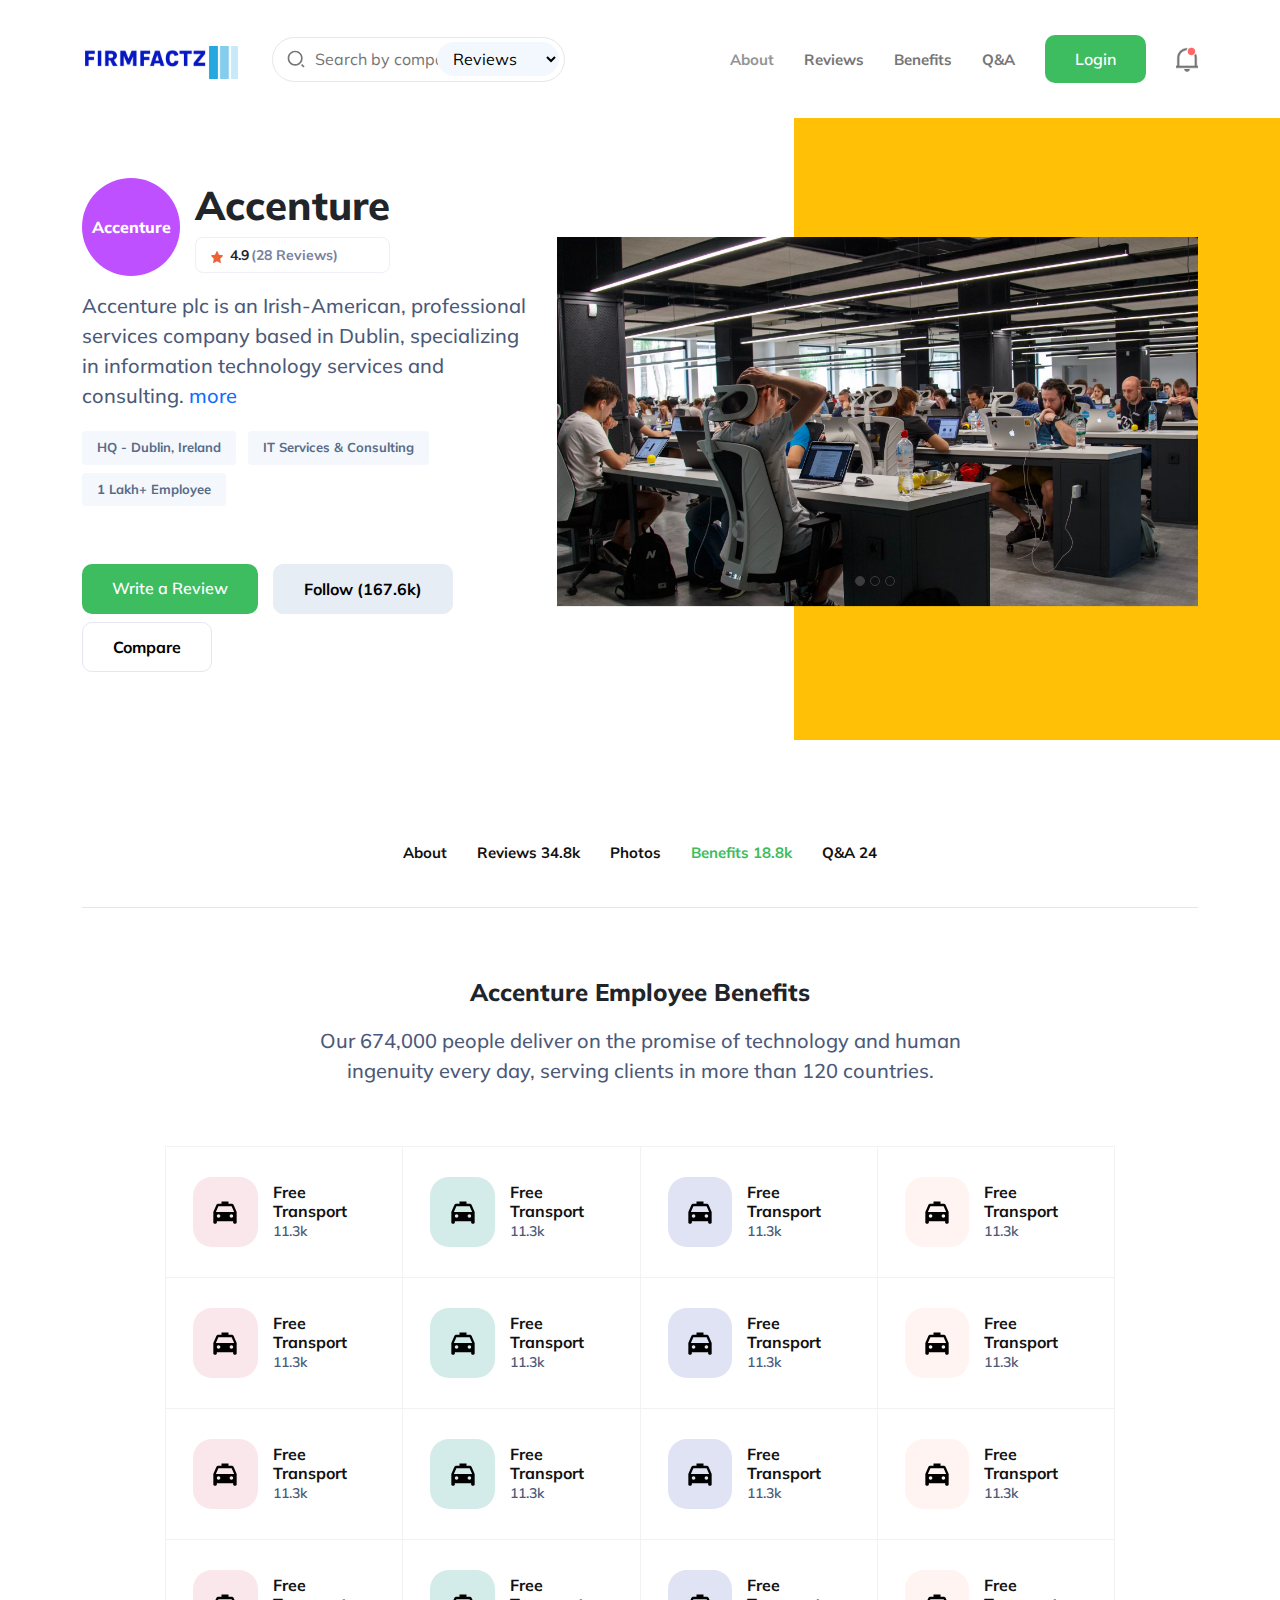
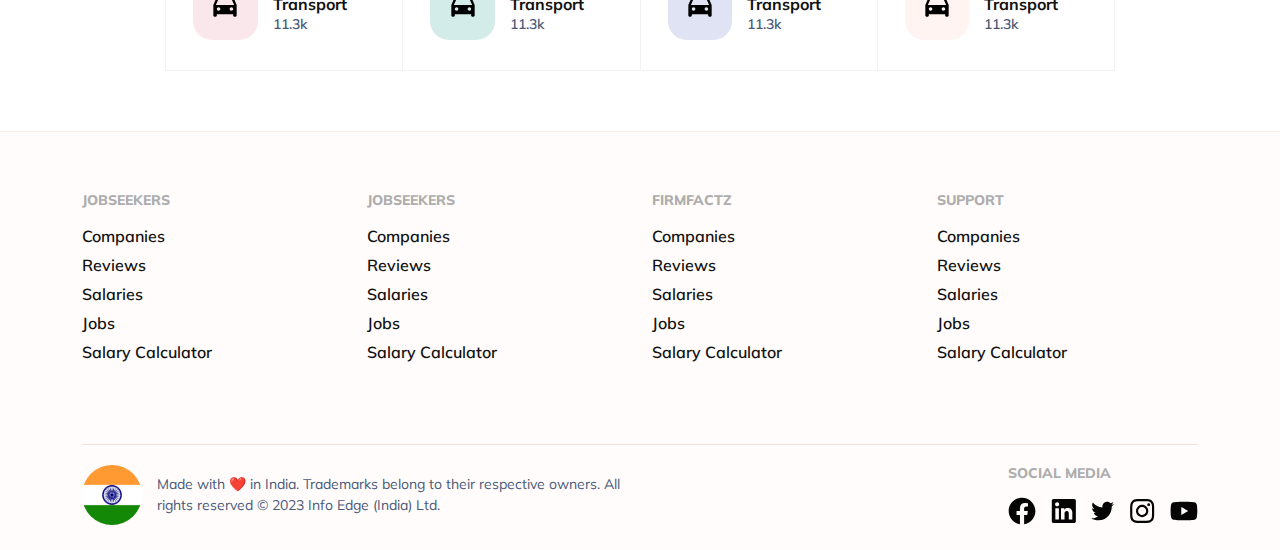
<file: d-3.html>
<!DOCTYPE html>
<html lang="en">
  <head>
    <title>Home | Firm Fact</title>
    <meta charset="utf-8" />
    <meta
      name="viewport"
      content="width=device-width, initial-scale=1, shrink-to-fit=no"
    />
    <link rel="preconnect" href="https://fonts.googleapis.com" />
    <link rel="preconnect" href="https://fonts.gstatic.com" crossorigin />
    <link
      href="https://fonts.googleapis.com/css2?family=Mulish:ital,wght@0,200;0,300;0,400;0,500;0,600;0,700;0,800;0,900;0,1000;1,200;1,300;1,400;1,500;1,600;1,700;1,800;1,900;1,1000&display=swap"
      rel="stylesheet"
    />
    <link
      href="https://cdn.jsdelivr.net/npm/bootstrap@5.2.3/dist/css/bootstrap.min.css"
      rel="stylesheet"
    />
    <link rel="stylesheet" href="././assets/css/common.css" />
    <link rel="stylesheet" href="././assets/css/styling.css" />
    <link
      rel="stylesheet"
      href="https://cdnjs.cloudflare.com/ajax/libs/OwlCarousel2/2.3.4/assets/owl.carousel.min.css"
    />
  </head>

  <body>
    <div
      class="modal fade"
      id="exampleModal"
      tabindex="-1"
      aria-labelledby="exampleModalLabel"
      aria-hidden="true"
    >
      <div class="modal-dialog">
        <div class="modal-content">
          <div class="modal-header">
            <button
              type="button"
              class="btn-close"
              data-bs-dismiss="modal"
              aria-label="Close"
            ></button>
          </div>
          <div class="modal-body">
            <nav class="text-center mynav">
              <ul class="noUl">
                <li>
                  <a
                    href="about.html"
                    class="colorBlack fs20 fw400 transition mr20"
                    >About Us</a
                  >
                </li>
                <li>
                  <a
                    href="schedule.html"
                    class="colorBlack fs20 fw400 transition mr20"
                    >Reviews</a
                  >
                </li>
                <li>
                  <a
                    href="contact.html"
                    class="colorBlack fs20 fw400 transition"
                    >Benefits
                  </a>
                </li>
                <li>
                  <a
                    href="contact.html"
                    class="colorBlack fs20 fw400 transition"
                    >Q&A
                  </a>
                </li>
              </ul>
            </nav>
            <div class="align-items-center row gy-3">
              <div class="col-lg-4 col-md-12">
                <div
                  class="position-relative searchForm d-flex align-items-center"
                >
                  <img
                    class="position-absolute"
                    src="./assets/img/search.svg"
                    alt=""
                  />
                  <input
                    type="search"
                    class="transition"
                    placeholder="Search by company"
                  />
                  <select name="" id="">
                    <option value="Reviews">Reviews</option>
                    <option value="Reviews">Reviews 1</option>
                    <option value="Reviews">Reviews 2</option>
                  </select>
                </div>
              </div>
              <div class="col-lg-8 col-md-12">
                <div class="d-flex align-items-center justify-content-center">
                  <nav class="text-center mynav d-xs-none">
                    <ul class="noUl d-flex justify-content-center flex-wrap">
                      <li>
                        <a
                          href="#"
                          class="colorGrey fs15 fw700 active transition mr30"
                          >About</a
                        >
                      </li>
                      <li>
                        <a href="#" class="colorGrey fs15 fw700 transition mr30"
                          >Reviews</a
                        >
                      </li>
                      <li>
                        <a
                          href="schedule.html"
                          class="colorGrey fs15 fw700 transition mr30"
                          >Benefits
                        </a>
                      </li>
                      <li>
                        <a
                          href="contact.html"
                          class="colorGrey fs15 fw700 transition"
                          >Q&A</a
                        >
                      </li>
                    </ul>
                  </nav>
                  <div class="d-flex align-items-center ml30">
                    <a href="#" class="btnTheme">Login</a>

                    <a href="#" class="notify ml30"
                      ><img
                        src="./assets/img/auto-group-bnvt.png"
                        alt="notifaction"
                    /></a>
                  </div>
                </div>
              </div>
            </div>
          </div>
        </div>
      </div>
    </div>

    <header class="headerOverlap pt20 pb20">
      <div class="container-xl">
        <div class="row align-items-center pt15 pb15">
          <div class="col-lg-2 col-md-3 col-10">
            <a href="/" class="fs30 fw700 colorWhite logo d-block">
              <img src="./assets/img/logo.svg" alt="logo" />
            </a>
          </div>
          <div class="col-lg-10 col-md-9 col-2">
            <button
              class="noBtn d-md-none d-lg-none"
              data-bs-toggle="modal"
              data-bs-target="#exampleModal"
            >
              <svg
                xmlns="http://www.w3.org/2000/svg"
                width="28"
                height="28"
                viewBox="0 0 28 28"
              >
                <g
                  id="Group_63279"
                  data-name="Group 63279"
                  transform="translate(-325 -27)"
                >
                  <circle
                    id="Ellipse_13595"
                    data-name="Ellipse 13595"
                    cx="14"
                    cy="14"
                    r="14"
                    transform="translate(325 27)"
                    fill="#fff"
                  />
                  <g
                    id="Group_63278"
                    data-name="Group 63278"
                    transform="translate(0.793 1.5)"
                  >
                    <line
                      id="Line_489"
                      data-name="Line 489"
                      x2="14"
                      transform="translate(331.207 34.5)"
                      fill="none"
                      stroke="#111"
                      stroke-linecap="round"
                      stroke-width="1.5"
                    />
                    <line
                      id="Line_490"
                      data-name="Line 490"
                      x2="10"
                      transform="translate(333.207 39.5)"
                      fill="none"
                      stroke="#111"
                      stroke-linecap="round"
                      stroke-width="1.5"
                    />
                    <line
                      id="Line_491"
                      data-name="Line 491"
                      x2="14"
                      transform="translate(331.207 44.5)"
                      fill="none"
                      stroke="#111"
                      stroke-linecap="round"
                      stroke-width="1.5"
                    />
                  </g>
                </g>
              </svg>
            </button>
            <div class="align-items-center row d-xs-none">
              <div class="col-lg-4 col-md-12">
                <div
                  class="position-relative searchForm d-flex align-items-center"
                >
                  <img
                    class="position-absolute"
                    src="./assets/img/search.svg"
                    alt=""
                  />
                  <input
                    type="search"
                    class="transition"
                    placeholder="Search by company"
                  />
                  <select name="" id="">
                    <option value="Reviews">Reviews</option>
                    <option value="Reviews">Reviews 1</option>
                    <option value="Reviews">Reviews 2</option>
                  </select>
                </div>
              </div>
              <div class="col-lg-8 col-md-12">
                <div class="d-flex align-items-center justify-content-end">
                  <nav class="text-center mynav d-xs-none">
                    <ul class="noUl d-flex justify-content-center flex-wrap">
                      <li>
                        <a
                          href="index.html"
                          class="colorGrey fs15 fw700 active transition mr30"
                          >About</a
                        >
                      </li>
                      <li>
                        <a
                          href="about.html"
                          class="colorGrey fs15 fw700 transition mr30"
                          >Reviews</a
                        >
                      </li>
                      <li>
                        <a
                          href="schedule.html"
                          class="colorGrey fs15 fw700 transition mr30"
                          >Benefits
                        </a>
                      </li>
                      <li>
                        <a
                          href="contact.html"
                          class="colorGrey fs15 fw700 transition"
                          >Q&A</a
                        >
                      </li>
                    </ul>
                  </nav>
                  <div class="d-flex align-items-center ml30">
                    <a href="#" class="btnTheme">Login</a>

                    <a href="#" class="notify ml30"
                      ><img
                        src="./assets/img/auto-group-bnvt.png"
                        alt="notifaction"
                    /></a>
                  </div>
                </div>
              </div>
            </div>
          </div>

          <div class="col-lg-2 d-md-none"></div>
        </div>
      </div>
    </header>

    <main>
      <section class="topBanner position-relative pt60 pb60">
        <div class="container-xl">
          <div class="row gy-4 align-items-center">
            <div class="col-lg-5 col-md-5">
              <div class="d-flex align-items-center mb15">
                <div class="accenture radius100 fw800">Accenture</div>

                <div class="ml15">
                  <h3 class="fs40 fw800">Accenture</h3>

                  <div
                    class="ratingBox d-flex align-items-center themeBorder pt5 pb5 pl15 pr15 radius"
                  >
                    <span class="mr7">
                      <svg
                        width="12"
                        height="12"
                        viewBox="0 0 12 12"
                        fill="none"
                        xmlns="http://www.w3.org/2000/svg"
                      >
                        <path
                          d="M2.78709 7.6735L2.15359 11.5629C2.10309 11.8719 2.43259 12.1038 2.70509 11.952L6.00012 10.1283L9.29514 11.9525C9.56514 12.1028 9.89764 11.8754 9.84664 11.5634L9.21314 7.674L11.8932 4.92279C12.1057 4.70495 11.9837 4.33539 11.6817 4.28932L7.99263 3.72495L6.33912 0.197552C6.21562 -0.0658508 5.78412 -0.0658508 5.66061 0.197552L4.0076 3.72445L0.318577 4.28881C0.0155747 4.33539 -0.105426 4.70445 0.107075 4.92228L2.78709 7.6735Z"
                          fill="#EC6237"
                        />
                      </svg>
                    </span>
                    <span class="fs14 fw700 colorBlac"> 4.9 </span>
                    <span class="colorLightBlue fs14 fw700 ml2">
                      (28 Reviews)
                    </span>
                  </div>
                </div>
              </div>

              <p class="fs20 fw500">
                Accenture plc is an Irish-American, professional services
                company based in Dublin, specializing in information technology
                services and consulting. <a href="#">more</a>
              </p>

              <div class="d-flex flex-wrap mt20">
                <div class="themeLabel mr12 mb8">HQ - Dublin, Ireland</div>
                <div class="themeLabel mr12 mb8">IT Services & Consulting</div>
                <div class="themeLabel mb8">1 Lakh+ Employee</div>
              </div>

              <div class="d-flex flex-wrap mt50">
                <a href="#" class="btnTheme radius10 transition mr15 mb8">
                  Write a Review
                </a>
                <a href="#" class="btnLightBlue radius10 transition mr15 mb8">
                  Follow (167.6k)
                </a>
                <a href="#" class="btnTransparent radius10 transition mb8">
                  Compare
                </a>
              </div>
            </div>

            <div class="col-lg-7 col-md-7">
              <div class="owl-carousel owl-theme my-carousel">
                <div class="item">
                  <div class="mb15">
                    <img
                      class="img-fluid w-100"
                      src="./assets/img/d_4.png"
                      alt=""
                    />
                  </div>
                </div>
                <div class="item">
                  <div class="mb15">
                    <img
                      class="img-fluid w-100"
                      src="./assets/img/d_4.png"
                      alt=""
                    />
                  </div>
                </div>
                <div class="item">
                  <div class="mb15">
                    <img
                      class="img-fluid w-100"
                      src="./assets/img/d_4.png"
                      alt=""
                    />
                  </div>
                </div>
              </div>
            </div>
          </div>
        </div>
        <div class="yellowBox"></div>
      </section>

      <section class="tabbing pt100 pb20 mb30 mobPt0">
        <div class="container-xl">
          <div class="tabbing borderBottom pb30">
            <ul class="noUl d-flex justify-content-center flex-wrap">
              <li class="mb12">
                <a href="#" class="colorBlack fs15 fw700 transition mr30"
                  >About</a
                >
              </li>
              <li>
                <a href="#" class="colorBlack fs15 fw700 transition mr30"
                  >Reviews 34.8k</a
                >
              </li>
              <li class="mb12">
                <a
                  href="schedule.html"
                  class="colorBlack fs15 fw700 transition mr30"
                  >Photos
                </a>
              </li>
              <li class="mb12">
                <a
                  href="schedule.html"
                  class="colorBlack fs15 fw700 transition mr30 active"
                  >Benefits 18.8k
                </a>
              </li>
              <li>
                <a href="contact.html" class="colorBlack fs15 fw700 transition"
                  >Q&A <span>24</span></a
                >
              </li>
            </ul>
          </div>
        </div>
      </section>

      <section class="pt20 pb0">
        <div class="container">
          <div class="row justify-content-center text-center">
            <div class="col-lg-7">
              <h3 class="fs24 fw800 mb20">Accenture Employee Benefits</h3>
              <p class="fs20 fw500 mb0">
                Our 674,000 people deliver on the promise of technology and
                human ingenuity every day, serving clients in more than 120
                countries.
              </p>
            </div>
          </div>
        </div>
      </section>
      <section class="pt60 pb60">
        <div class="container-xl">
          <div class="row justify-content-center">
            <div class="col-lg-10 col-md-12">
              <div class="row borderBoxWrapper">
                <div class="col-lg-4 col-xl-3 col-md-4 col-sm-6 borderBox">
                  <div class="d-flex align-items-center pt30 pb30 pl15 pr15">
                    <div class="radius19 carWrapper carPink mr15">
                      <img
                        src="./assets/img/car.svg"
                        alt=""
                        class="img-fluid"
                      />
                    </div>
                    <div>
                      <h3 class="fs16 fw700 mb0 colorBlack">Free Transport</h3>
                      <p class="fs14 fw600 mb0">11.3k</p>
                    </div>
                  </div>
                </div>

                <div class="col-lg-4 col-xl-3 col-md-4 col-sm-6 borderBox">
                  <div class="d-flex align-items-center pt30 pb30 pl15 pr15">
                    <div class="radius19 carWrapper carGreen mr15">
                      <img
                        src="./assets/img/car.svg"
                        alt=""
                        class="img-fluid"
                      />
                    </div>
                    <div>
                      <h3 class="fs16 fw700 mb0 colorBlack">Free Transport</h3>
                      <p class="fs14 fw600 mb0">11.3k</p>
                    </div>
                  </div>
                </div>

                <div class="col-lg-4 col-xl-3 col-md-4 col-sm-6 borderBox">
                  <div class="d-flex align-items-center pt30 pb30 pl15 pr15">
                    <div class="radius19 carWrapper carViolet mr15">
                      <img
                        src="./assets/img/car.svg"
                        alt=""
                        class="img-fluid"
                      />
                    </div>
                    <div>
                      <h3 class="fs16 fw700 mb0 colorBlack">Free Transport</h3>
                      <p class="fs14 fw600 mb0">11.3k</p>
                    </div>
                  </div>
                </div>

                <div class="col-lg-4 col-xl-3 col-md-4 col-sm-6 borderBox">
                  <div class="d-flex align-items-center pt30 pb30 pl15 pr15">
                    <div class="radius19 carWrapper carPinkish mr15">
                      <img
                        src="./assets/img/car.svg"
                        alt=""
                        class="img-fluid"
                      />
                    </div>
                    <div>
                      <h3 class="fs16 fw700 mb0 colorBlack">Free Transport</h3>
                      <p class="fs14 fw600 mb0">11.3k</p>
                    </div>
                  </div>
                </div>

                <div class="col-lg-4 col-xl-3 col-md-4 col-sm-6 borderBox">
                  <div class="d-flex align-items-center pt30 pb30 pl15 pr15">
                    <div class="radius19 carWrapper carPink mr15">
                      <img
                        src="./assets/img/car.svg"
                        alt=""
                        class="img-fluid"
                      />
                    </div>
                    <div>
                      <h3 class="fs16 fw700 mb0 colorBlack">Free Transport</h3>
                      <p class="fs14 fw600 mb0">11.3k</p>
                    </div>
                  </div>
                </div>

                <div class="col-lg-4 col-xl-3 col-md-4 col-sm-6 borderBox">
                  <div class="d-flex align-items-center pt30 pb30 pl15 pr15">
                    <div class="radius19 carWrapper carGreen mr15">
                      <img
                        src="./assets/img/car.svg"
                        alt=""
                        class="img-fluid"
                      />
                    </div>
                    <div>
                      <h3 class="fs16 fw700 mb0 colorBlack">Free Transport</h3>
                      <p class="fs14 fw600 mb0">11.3k</p>
                    </div>
                  </div>
                </div>

                <div class="col-lg-4 col-xl-3 col-md-4 col-sm-6 borderBox">
                  <div class="d-flex align-items-center pt30 pb30 pl15 pr15">
                    <div class="radius19 carWrapper carViolet mr15">
                      <img
                        src="./assets/img/car.svg"
                        alt=""
                        class="img-fluid"
                      />
                    </div>
                    <div>
                      <h3 class="fs16 fw700 mb0 colorBlack">Free Transport</h3>
                      <p class="fs14 fw600 mb0">11.3k</p>
                    </div>
                  </div>
                </div>

                <div class="col-lg-4 col-xl-3 col-md-4 col-sm-6 borderBox">
                  <div class="d-flex align-items-center pt30 pb30 pl15 pr15">
                    <div class="radius19 carWrapper carPinkish mr15">
                      <img
                        src="./assets/img/car.svg"
                        alt=""
                        class="img-fluid"
                      />
                    </div>
                    <div>
                      <h3 class="fs16 fw700 mb0 colorBlack">Free Transport</h3>
                      <p class="fs14 fw600 mb0">11.3k</p>
                    </div>
                  </div>
                </div>

                <div class="col-lg-4 col-xl-3 col-md-4 col-sm-6 borderBox">
                  <div class="d-flex align-items-center pt30 pb30 pl15 pr15">
                    <div class="radius19 carWrapper carPink mr15">
                      <img
                        src="./assets/img/car.svg"
                        alt=""
                        class="img-fluid"
                      />
                    </div>
                    <div>
                      <h3 class="fs16 fw700 mb0 colorBlack">Free Transport</h3>
                      <p class="fs14 fw600 mb0">11.3k</p>
                    </div>
                  </div>
                </div>

                <div class="col-lg-4 col-xl-3 col-md-4 col-sm-6 borderBox">
                  <div class="d-flex align-items-center pt30 pb30 pl15 pr15">
                    <div class="radius19 carWrapper carGreen mr15">
                      <img
                        src="./assets/img/car.svg"
                        alt=""
                        class="img-fluid"
                      />
                    </div>
                    <div>
                      <h3 class="fs16 fw700 mb0 colorBlack">Free Transport</h3>
                      <p class="fs14 fw600 mb0">11.3k</p>
                    </div>
                  </div>
                </div>

                <div class="col-lg-4 col-xl-3 col-md-4 col-sm-6 borderBox">
                  <div class="d-flex align-items-center pt30 pb30 pl15 pr15">
                    <div class="radius19 carWrapper carViolet mr15">
                      <img
                        src="./assets/img/car.svg"
                        alt=""
                        class="img-fluid"
                      />
                    </div>
                    <div>
                      <h3 class="fs16 fw700 mb0 colorBlack">Free Transport</h3>
                      <p class="fs14 fw600 mb0">11.3k</p>
                    </div>
                  </div>
                </div>

                <div class="col-lg-4 col-xl-3 col-md-4 col-sm-6 borderBox">
                  <div class="d-flex align-items-center pt30 pb30 pl15 pr15">
                    <div class="radius19 carWrapper carPinkish mr15">
                      <img
                        src="./assets/img/car.svg"
                        alt=""
                        class="img-fluid"
                      />
                    </div>
                    <div>
                      <h3 class="fs16 fw700 mb0 colorBlack">Free Transport</h3>
                      <p class="fs14 fw600 mb0">11.3k</p>
                    </div>
                  </div>
                </div>

                <div class="col-lg-4 col-xl-3 col-md-4 col-sm-6 borderBox">
                  <div class="d-flex align-items-center pt30 pb30 pl15 pr15">
                    <div class="radius19 carWrapper carPink mr15">
                      <img
                        src="./assets/img/car.svg"
                        alt=""
                        class="img-fluid"
                      />
                    </div>
                    <div>
                      <h3 class="fs16 fw700 mb0 colorBlack">Free Transport</h3>
                      <p class="fs14 fw600 mb0">11.3k</p>
                    </div>
                  </div>
                </div>

                <div class="col-lg-4 col-xl-3 col-md-4 col-sm-6 borderBox">
                  <div class="d-flex align-items-center pt30 pb30 pl15 pr15">
                    <div class="radius19 carWrapper carGreen mr15">
                      <img
                        src="./assets/img/car.svg"
                        alt=""
                        class="img-fluid"
                      />
                    </div>
                    <div>
                      <h3 class="fs16 fw700 mb0 colorBlack">Free Transport</h3>
                      <p class="fs14 fw600 mb0">11.3k</p>
                    </div>
                  </div>
                </div>

                <div class="col-lg-4 col-xl-3 col-md-4 col-sm-6 borderBox">
                  <div class="d-flex align-items-center pt30 pb30 pl15 pr15">
                    <div class="radius19 carWrapper carViolet mr15">
                      <img
                        src="./assets/img/car.svg"
                        alt=""
                        class="img-fluid"
                      />
                    </div>
                    <div>
                      <h3 class="fs16 fw700 mb0 colorBlack">Free Transport</h3>
                      <p class="fs14 fw600 mb0">11.3k</p>
                    </div>
                  </div>
                </div>

                <div class="col-lg-4 col-xl-3 col-md-4 col-sm-6 borderBox">
                  <div class="d-flex align-items-center pt30 pb30 pl15 pr15">
                    <div class="radius19 carWrapper carPinkish mr15">
                      <img
                        src="./assets/img/car.svg"
                        alt=""
                        class="img-fluid"
                      />
                    </div>
                    <div>
                      <h3 class="fs16 fw700 mb0 colorBlack">Free Transport</h3>
                      <p class="fs14 fw600 mb0">11.3k</p>
                    </div>
                  </div>
                </div>
              
              
            </div>
          </div>
        </div>
      </section>
    </main>
    <footer class="myFooter">
      <section class="w-100 pt60 pb60">
        <div class="container-xl">
          <div class="row gy-4">
            <div class="col-lg-3 col-md-3 col-6">
              <h3 class="colorLightGrey fs14 fw800 text-uppercase mb15">
                JOBSEEKERS
              </h3>
              <ul class="noUl links">
                <li class="mb5">
                  <a href="#" class="colorBlack fs16 fw600 links transition"
                    >Companies</a
                  >
                </li>
                <li class="mb5">
                  <a href="#" class="colorBlack fs16 fw600 links transition"
                    >Reviews</a
                  >
                </li>
                <li class="mb5">
                  <a href="#" class="colorBlack fs16 fw600 links transition"
                    >Salaries</a
                  >
                </li>
                <li class="mb5">
                  <a href="#" class="colorBlack fs16 fw600 links transition"
                    >Jobs</a
                  >
                </li>
                <li>
                  <a href="#" class="colorBlack fs16 fw600 links transition"
                    >Salary Calculator</a
                  >
                </li>
              </ul>
            </div>

            <div class="col-lg-3 col-md-3 col-6">
              <h3 class="colorLightGrey fs14 fw800 text-uppercase mb15">
                JOBSEEKERS
              </h3>
              <ul class="noUl links">
                <li class="mb5">
                  <a href="#" class="colorBlack fs16 fw600 links transition"
                    >Companies</a
                  >
                </li>
                <li class="mb5">
                  <a href="#" class="colorBlack fs16 fw600 links transition"
                    >Reviews</a
                  >
                </li>
                <li class="mb5">
                  <a href="#" class="colorBlack fs16 fw600 links transition"
                    >Salaries</a
                  >
                </li>
                <li class="mb5">
                  <a href="#" class="colorBlack fs16 fw600 links transition"
                    >Jobs</a
                  >
                </li>
                <li>
                  <a href="#" class="colorBlack fs16 fw600 links transition"
                    >Salary Calculator</a
                  >
                </li>
              </ul>
            </div>

            <div class="col-lg-3 col-md-3 col-6">
              <h3 class="colorLightGrey fs14 fw800 text-uppercase mb15">
                FIRMFACTZ
              </h3>
              <ul class="noUl links">
                <li class="mb5">
                  <a href="#" class="colorBlack fs16 fw600 links transition"
                    >Companies</a
                  >
                </li>
                <li class="mb5">
                  <a href="#" class="colorBlack fs16 fw600 links transition"
                    >Reviews</a
                  >
                </li>
                <li class="mb5">
                  <a href="#" class="colorBlack fs16 fw600 links transition"
                    >Salaries</a
                  >
                </li>
                <li class="mb5">
                  <a href="#" class="colorBlack fs16 fw600 links transition"
                    >Jobs</a
                  >
                </li>
                <li>
                  <a href="#" class="colorBlack fs16 fw600 links transition"
                    >Salary Calculator</a
                  >
                </li>
              </ul>
            </div>

            <div class="col-lg-3 col-md-3 col-6">
              <h3 class="colorLightGrey fs14 fw800 text-uppercase mb15">
                SUPPORT
              </h3>
              <ul class="noUl links">
                <li class="mb5">
                  <a href="#" class="colorBlack fs16 fw600 links transition"
                    >Companies</a
                  >
                </li>
                <li class="mb5">
                  <a href="#" class="colorBlack fs16 fw600 links transition"
                    >Reviews</a
                  >
                </li>
                <li class="mb5">
                  <a href="#" class="colorBlack fs16 fw600 links transition"
                    >Salaries</a
                  >
                </li>
                <li class="mb5">
                  <a href="#" class="colorBlack fs16 fw600 links transition"
                    >Jobs</a
                  >
                </li>
                <li>
                  <a href="#" class="colorBlack fs16 fw600 links transition"
                    >Salary Calculator</a
                  >
                </li>
              </ul>
            </div>
          </div>
        </div>
      </section>

      <section class="w-100 pt20 pb20">
        <div class="container-xl">
          <div class="borderTop pt20">
            <div class="row gy-4">
              <div class="col-lg-6 col-md-6">
                <div class="d-flex align-items-center">
                  <img
                    src="./assets/img/flag.svg"
                    class="img-fluid mr15"
                    alt="flag"
                  />
                  <p class="fs14 mb0">
                    Made with ❤️ in India. Trademarks belong to their respective
                    owners. All rights reserved © 2023 Info Edge (India) Ltd.
                  </p>
                </div>
              </div>

              <div class="col-lg-6 col-md-6 d-flex justify-content-lg-end">
                <div>
                  <h3 class="colorLightGrey fs14 fw800 text-uppercase mb15">
                    SOCIAL MEDIA
                  </h3>
                  <ul class="noUl d-flex flex-wrap social">
                    <li class="mb5 mr15">
                      <a href="#" target="_blank" class="transition"
                        ><svg
                          width="28"
                          height="28"
                          viewBox="0 0 28 28"
                          fill="none"
                          xmlns="http://www.w3.org/2000/svg"
                        >
                          <path
                            d="M27.3925 14.0801C27.3925 6.65623 21.4116 0.638794 14.0323 0.638794C6.65304 0.638794 0.672119 6.65623 0.672119 14.0801C0.672119 20.7905 5.55661 26.351 11.9446 27.3592V17.9661H8.55286V14.0792H11.9446V11.1185C11.9446 7.74999 13.9388 5.88847 16.9912 5.88847C18.4519 5.88847 19.9821 6.15122 19.9821 6.15122V9.45921H18.296C16.6367 9.45921 16.1201 10.496 16.1201 11.5594V14.0801H19.8253L19.233 17.9652H16.1201V27.3592C22.5081 26.351 27.3925 20.7905 27.3925 14.0801Z"
                            fill="#050505"
                          />
                        </svg>
                      </a>
                    </li>
                    <li class="mb5 mr15">
                      <a href="#" target="_blank" class="transition">
                        <svg
                          width="25"
                          height="26"
                          viewBox="0 0 25 26"
                          fill="none"
                          xmlns="http://www.w3.org/2000/svg"
                        >
                          <path
                            d="M24.8611 2.74507V23.2569C24.8611 23.7259 24.6748 24.1757 24.3432 24.5073C24.0116 24.8389 23.5618 25.0252 23.0929 25.0252H2.58101C2.11204 25.0252 1.66227 24.8389 1.33066 24.5073C0.999043 24.1757 0.812744 23.7259 0.812744 23.2569L0.812744 2.74507C0.812744 2.2761 0.999043 1.82633 1.33066 1.49472C1.66227 1.16311 2.11204 0.976807 2.58101 0.976807L23.0929 0.976807C23.5618 0.976807 24.0116 1.16311 24.3432 1.49472C24.6748 1.82633 24.8611 2.2761 24.8611 2.74507ZM7.8858 10.1718H4.34927V21.4887H7.8858V10.1718ZM8.20409 6.2816C8.20595 6.01409 8.15511 5.74883 8.05445 5.50097C7.9538 5.25311 7.80531 5.02751 7.61747 4.83704C7.42962 4.64656 7.2061 4.49496 6.95966 4.39087C6.71323 4.28679 6.4487 4.23226 6.18119 4.23041H6.11754C5.57353 4.23041 5.0518 4.44652 4.66713 4.83119C4.28246 5.21586 4.06635 5.73759 4.06635 6.2816C4.06635 6.82561 4.28246 7.34733 4.66713 7.73201C5.0518 8.11668 5.57353 8.33278 6.11754 8.33278C6.38506 8.33937 6.65127 8.29317 6.90093 8.19683C7.1506 8.1005 7.37884 7.95591 7.57261 7.77134C7.76638 7.58676 7.92189 7.36582 8.03024 7.12113C8.13859 6.87643 8.19766 6.61279 8.20409 6.34526V6.2816ZM21.3246 14.6137C21.3246 11.2115 19.1602 9.88886 17.01 9.88886C16.306 9.8536 15.6051 10.0036 14.9771 10.3238C14.3491 10.6439 13.816 11.1232 13.4311 11.7137H13.3321V10.1718H10.0077V21.4887H13.5442V15.4695C13.4931 14.853 13.6873 14.2413 14.0846 13.7672C14.4819 13.2931 15.0503 12.9948 15.6662 12.9373H15.8005C16.9252 12.9373 17.7598 13.6446 17.7598 15.4271V21.4887H21.2963L21.3246 14.6137Z"
                            fill="#050505"
                          />
                        </svg>
                      </a>
                    </li>
                    <li class="mb5 mr15">
                      <a href="#" target="_blank" class="transition"
                        ><svg
                          width="24"
                          height="20"
                          viewBox="0 0 24 20"
                          fill="none"
                          xmlns="http://www.w3.org/2000/svg"
                        >
                          <path
                            d="M20.7551 5.32757C20.7691 5.52948 20.7691 5.73139 20.7691 5.93516C20.7691 12.1441 16.0424 19.3049 7.39933 19.3049V19.3012C4.84615 19.3049 2.34601 18.5736 0.196655 17.1946C0.567908 17.2393 0.941022 17.2616 1.31507 17.2626C3.43093 17.2644 5.48631 16.5545 7.1509 15.2472C5.14018 15.209 3.37696 13.898 2.761 11.9841C3.46535 12.1199 4.19111 12.092 4.88244 11.9031C2.69028 11.4602 1.11316 9.53417 1.11316 7.29735C1.11316 7.27688 1.11316 7.25734 1.11316 7.2378C1.76634 7.60161 2.49768 7.80352 3.24577 7.82585C1.18108 6.44598 0.544647 3.69927 1.79146 1.55178C4.17715 4.48737 7.69708 6.27199 11.4757 6.46087C11.097 4.82885 11.6143 3.11867 12.8351 1.97141C14.7276 0.192377 17.7042 0.283562 19.4832 2.17518C20.5355 1.96769 21.5442 1.58155 22.4672 1.03444C22.1164 2.12215 21.3823 3.04609 20.4016 3.63321C21.3329 3.52342 22.2429 3.27405 23.0999 2.8935C22.469 3.83884 21.6744 4.6623 20.7551 5.32757Z"
                            fill="#050505"
                          />
                        </svg>
                      </a>
                    </li>
                    <li class="mb5 mr15">
                      <a href="#" target="_blank" class="transition"
                        ><svg
                          width="25"
                          height="26"
                          viewBox="0 0 25 26"
                          fill="none"
                          xmlns="http://www.w3.org/2000/svg"
                        >
                          <path
                            fill-rule="evenodd"
                            clip-rule="evenodd"
                            d="M12.1612 0.974854C8.89539 0.974854 8.48656 0.988481 7.20398 1.047C5.92381 1.10552 5.04925 1.30913 4.28451 1.60652C3.4829 1.90793 2.75583 2.38088 2.15462 2.99331C1.54317 3.59383 1.06993 4.32038 0.767832 5.1224C0.472037 5.88714 0.267626 6.7625 0.209108 8.04267C0.151392 9.32445 0.136963 9.73247 0.136963 12.999C0.136963 16.2656 0.15059 16.6736 0.209108 17.9562C0.267626 19.2364 0.471235 20.111 0.768634 20.8757C1.07004 21.6773 1.54299 22.4044 2.15542 23.0056C2.75596 23.617 3.4825 24.0903 4.28451 24.3924C5.04925 24.689 5.92381 24.8926 7.20398 24.9511C8.48656 25.0096 8.89539 25.0232 12.1612 25.0232C15.4269 25.0232 15.8358 25.0096 17.1183 24.9511C18.3985 24.8926 19.2731 24.689 20.0378 24.3916C20.8394 24.0902 21.5665 23.6172 22.1677 23.0048C22.7791 22.4043 23.2524 21.6777 23.5545 20.8757C23.8511 20.111 24.0547 19.2364 24.1132 17.9562C24.1717 16.6736 24.1854 16.2648 24.1854 12.999C24.1854 9.73328 24.1717 9.32445 24.1132 8.04187C24.0547 6.7617 23.8511 5.88714 23.5537 5.1224C23.2518 4.32004 22.7785 3.59318 22.1669 2.99251C21.5664 2.38106 20.8398 1.90782 20.0378 1.60572C19.2731 1.30993 18.3977 1.10552 17.1175 1.047C15.8358 0.989283 15.4277 0.974854 12.1612 0.974854ZM12.1612 3.14161C15.3716 3.14161 15.7524 3.15364 17.0205 3.21135C18.1925 3.26506 18.829 3.45985 19.253 3.62579C19.8142 3.84302 20.215 4.10435 20.6358 4.5244C21.0567 4.94524 21.3172 5.34605 21.5344 5.90718C21.6995 6.33123 21.8951 6.96771 21.9488 8.13967C22.0066 9.40782 22.0186 9.78859 22.0186 12.999C22.0186 16.2095 22.0066 16.5903 21.9488 17.8584C21.8951 19.0304 21.7004 19.6669 21.5344 20.0909C21.342 20.6132 21.0349 21.0857 20.6358 21.4737C20.2479 21.8729 19.7754 22.18 19.253 22.3723C18.829 22.5374 18.1925 22.733 17.0205 22.7867C15.7524 22.8445 15.3724 22.8565 12.1612 22.8565C8.9499 22.8565 8.56993 22.8445 7.30178 22.7867C6.12982 22.733 5.49334 22.5382 5.06929 22.3723C4.547 22.1799 4.07449 21.8728 3.6865 21.4737C3.28744 21.0857 2.98039 20.6132 2.7879 20.0909C2.62276 19.6669 2.42717 19.0304 2.37346 17.8584C2.31575 16.5903 2.30372 16.2095 2.30372 12.999C2.30372 9.78859 2.31575 9.40782 2.37346 8.13967C2.42717 6.96771 2.62196 6.33123 2.7879 5.90718C3.00513 5.34605 3.26646 4.94524 3.6865 4.5244C4.07444 4.12523 4.54696 3.81816 5.06929 3.62579C5.49334 3.46066 6.12982 3.26506 7.30178 3.21135C8.56993 3.15364 8.9507 3.14161 12.1612 3.14161V3.14161Z"
                            fill="#050505"
                          />
                          <path
                            fill-rule="evenodd"
                            clip-rule="evenodd"
                            d="M12.1611 17.0112C11.6343 17.0112 11.1126 16.9074 10.6258 16.7058C10.139 16.5041 9.69674 16.2086 9.32418 15.836C8.95163 15.4635 8.6561 15.0212 8.45448 14.5344C8.25285 14.0477 8.14907 13.526 8.14907 12.9991C8.14907 12.4722 8.25285 11.9505 8.45448 11.4637C8.6561 10.977 8.95163 10.5347 9.32418 10.1621C9.69674 9.78957 10.139 9.49404 10.6258 9.29241C11.1126 9.09079 11.6343 8.98701 12.1611 8.98701C13.2252 8.98701 14.2457 9.40971 14.9981 10.1621C15.7505 10.9145 16.1732 11.935 16.1732 12.9991C16.1732 14.0632 15.7505 15.0836 14.9981 15.836C14.2457 16.5885 13.2252 17.0112 12.1611 17.0112V17.0112ZM12.1611 6.81865C10.522 6.81865 8.94998 7.4698 7.79092 8.62886C6.63186 9.78791 5.98071 11.3599 5.98071 12.9991C5.98071 14.6382 6.63186 16.2103 7.79092 17.3693C8.94998 18.5284 10.522 19.1795 12.1611 19.1795C13.8003 19.1795 15.3723 18.5284 16.5314 17.3693C17.6904 16.2103 18.3416 14.6382 18.3416 12.9991C18.3416 11.3599 17.6904 9.78791 16.5314 8.62886C15.3723 7.4698 13.8003 6.81865 12.1611 6.81865V6.81865ZM20.1396 6.70642C20.1396 7.09389 19.9857 7.46548 19.7117 7.73946C19.4377 8.01344 19.0661 8.16736 18.6787 8.16736C18.2912 8.16736 17.9196 8.01344 17.6456 7.73946C17.3716 7.46548 17.2177 7.09389 17.2177 6.70642C17.2177 6.31896 17.3716 5.94736 17.6456 5.67338C17.9196 5.3994 18.2912 5.24548 18.6787 5.24548C19.0661 5.24548 19.4377 5.3994 19.7117 5.67338C19.9857 5.94736 20.1396 6.31896 20.1396 6.70642"
                            fill="#050505"
                          />
                        </svg>
                      </a>
                    </li>
                    <li class="mb5">
                      <a href="#" target="_blank" class="transition"
                        ><svg
                          width="28"
                          height="20"
                          viewBox="0 0 28 20"
                          fill="none"
                          xmlns="http://www.w3.org/2000/svg"
                        >
                          <path
                            fill-rule="evenodd"
                            clip-rule="evenodd"
                            d="M24.38 1.20293C25.5291 1.51163 26.4381 2.42062 26.7468 3.56969C27.3128 5.66205 27.3299 10.0011 27.3299 10.0011C27.3299 10.0011 27.3299 14.3573 26.764 16.4325C26.4553 17.5816 25.5463 18.4906 24.3972 18.7993C22.322 19.3653 13.9697 19.3653 13.9697 19.3653C13.9697 19.3653 5.61743 19.3653 3.54223 18.7993C2.39314 18.4906 1.48417 17.5816 1.17546 16.4325C0.609497 14.3402 0.609497 10.0011 0.609497 10.0011C0.609497 10.0011 0.609497 5.66205 1.15831 3.58685C1.46702 2.43776 2.376 1.52879 3.52508 1.22008C5.60028 0.654109 13.9526 0.636963 13.9526 0.636963C13.9526 0.636963 22.3048 0.636963 24.38 1.20293ZM18.223 10.0011L11.2942 14.0143V5.98791L18.223 10.0011Z"
                            fill="#050505"
                          />
                        </svg>
                      </a>
                    </li>
                  </ul>
                </div>
              </div>
            </div>
          </div>
        </div>
      </section>
    </footer>
    <script src="https://cdn.jsdelivr.net/npm/bootstrap@5.2.3/dist/js/bootstrap.bundle.min.js"></script>
    <script
      src="http://code.jquery.com/jquery-3.3.1.min.js"
      integrity="sha256-FgpCb/KJQlLNfOu91ta32o/NMZxltwRo8QtmkMRdAu8="
      crossorigin="anonymous"
    ></script>
    <script src="https://cdnjs.cloudflare.com/ajax/libs/OwlCarousel2/2.3.4/owl.carousel.min.js"></script>
    <script>
      jQuery(document).ready(function ($) {
        if ($(".my-carousel").length > 0) {
          $(".my-carousel").owlCarousel({
            items: 1,
            loop: true,
            autoplay: true,
            dots: true,
            margin: 40,
            smartSpeed: 1000,
            merge: true,
            nav: false,
            responsive: {
              0: {
                items: 1,
              },
              420: {
                items: 1,
              },
              768: {
                items: 1,
              },
              992: {
                items: 1,
              },
            },
          });
        }
      });
    </script>
  </body>
</html>
</file>
<file: assets/css/common.css>
a,button,input{
    -webkit-transition: var(--transition);
    transition: var(--transition);
    text-decoration: none !important;
  }
  .transition {
    -webkit-transition: all 0.3s ease 0s;
    -moz-transition: all 0.3s ease 0s;
    -o-transition: all 0.3s ease 0s;
    transition: all 0.3s ease 0s;
  }

.colorBlack {
  color: #111;
}
.colorLightGrey{
  color: #ADADAD;
}
.colorWhite {
  color: #fff;
}
.colorGrey {
  color: #767676;
}
.bgGreen{
  background: var(--colorGreen);
}
.bgRed{
  background: var(--colorRed);
}

  .bgBlack {
    background: #000;
  }
  .bgWhite {
    background: #fff;
  }
  
.themeBorder{
  border: 1px solid #EDF0F8
}

  a:hover{
    color: var(--color_light_grey);
  }


.noUl {
    list-style: none;
    padding-left: 0px;
    margin-bottom: 0px;
}
  
.radius {
  -webkit-border-radius: 8px;
  -moz-border-radius: 8px;
  -o-border-radius: 8px;
  border-radius: 8px;
}
.radius19 {
  -webkit-border-radius: 19px !important;
  -moz-border-radius: 19px !important;
  -o-border-radius: 19px !important;
  border-radius: 19px !important;
}
.radius10 {
  -webkit-border-radius: 10px !important;
  -moz-border-radius: 10px !important;
  -o-border-radius: 10px !important;
  border-radius: 10px !important;
}
.radius40 {
  -webkit-border-radius: 40px !important;
  -moz-border-radius: 40px !important;
  -o-border-radius: 40px !important;
  border-radius: 40px !important;
}
.radius100{
  -webkit-border-radius: 100%;
  -moz-border-radius: 100%;
  -o-border-radius: 100%;
  border-radius: 100%;
}


 button[disabled=""] {
    background: #929398;
  }

      .pointer{
        cursor: pointer;
      }

/*font*/
.fs0{font-size:0px}.fs1{font-size:1px}.fs2{font-size:2px}.fs3{font-size:3px}.fs4{font-size:4px}.fs5{font-size:5px}.fs6{font-size:6px}.fs7{font-size:7px}.fs8{font-size:8px}.fs9 {font-size : 9px }.fs10 {font-size : 10px }.fs11 {font-size : 11px }.fs12 {font-size : 12px }.fs13 {font-size : 13px }.fs14 {font-size : 14px }.fs15 {font-size : 15px }.fs16 {font-size : 16px }.fs17 {font-size : 17px }.fs18 {font-size : 18px }.fs19 {font-size : 19px }.fs20 {font-size : 20px }.fs21 {font-size : 21px }.fs22 {font-size : 22px }.fs23 {font-size : 23px }.fs24 {font-size : 24px }.fs25 {font-size : 25px }.fs26 {font-size : 26px }.fs27 {font-size : 27px }.fs28 {font-size : 28px }.fs29 {font-size : 29px }.fs30 {font-size : 30px }.fs31 {font-size : 31px }.fs32 {font-size : 32px }.fs33 {font-size : 33px }.fs34 {font-size : 34px }.fs35 {font-size : 35px }.fs36 {font-size : 36px }.fs37 {font-size : 37px }.fs38 {font-size : 38px }.fs39 {font-size : 39px }.fs40 {font-size : 40px }.fs41 {font-size : 41px }.fs42 {font-size : 42px }.fs43 {font-size : 43px }.fs44 {font-size : 44px }.fs45 {font-size : 45px }.fs46 {font-size : 46px }.fs47 {font-size : 47px }.fs48 {font-size : 48px }.fs49 {font-size : 49px }.fs50 {font-size : 50px }.fs51 {font-size : 51px }.fs52 {font-size : 52px }.fs53 {font-size : 53px }.fs54 {font-size : 54px }.fs55 {font-size : 55px }.fs56 {font-size : 56px }.fs57 {font-size : 57px }.fs58 {font-size : 58px }.fs59 {font-size : 59px }.fs60 {font-size : 60px }.fs61{font-size:61px}.fs62{font-size:62px}.fs63{font-size:63px}.fs64{font-size:64px}.fs65{font-size:65px}.fs66{font-size:66px}.fs67{font-size:67px}.fs68{font-size:68px}.fs69{font-size:69px}.fs70{font-size:70px}.fs71{font-size:71px}.fs72{font-size:72px}.fs73{font-size:73px}.fs74{font-size:74px}.fs75{font-size:75px}.fs76{font-size:76px}.fs77{font-size:77px}.fs78{font-size:78px}.fs79{font-size:79px}.fs80{font-size:80px}.fs81{font-size:81px}.fs82{font-size:82px}

.fw100 {font-weight : 100 }.fw200 {font-weight : 200 }.fw300 {font-weight : 300 }.fw400 {font-weight : 400 }.fw500 {font-weight : 500 }.fw600 {font-weight : 600 }.fw700 {font-weight : 700 }.fw800 {font-weight : 800 }.fw900{font-weight: 900;}


.mt0 {margin-top : 0px }.mt1 {margin-top : 1px }.mt2 {margin-top : 2px }.mt3 {margin-top : 3px }.mt4 {margin-top : 4px }.mt5 {margin-top : 5px }.mt6 {margin-top : 6px }.mt7 {margin-top : 7px }.mt8 {margin-top : 8px }.mt9 {margin-top : 9px }.mt10 {margin-top : 10px }.mt11 {margin-top : 11px }.mt12 {margin-top : 12px }.mt13 {margin-top : 13px }.mt14 {margin-top : 14px }.mt15 {margin-top : 15px }.mt16 {margin-top : 16px }.mt17 {margin-top : 17px }.mt18 {margin-top : 18px }.mt19 {margin-top : 19px }.mt20 {margin-top : 20px }.mt21 {margin-top : 21px }.mt22 {margin-top : 22px }.mt23 {margin-top : 23px }.mt24 {margin-top : 24px }.mt25 {margin-top : 25px }.mt26 {margin-top : 26px }.mt27 {margin-top : 27px }.mt28 {margin-top : 28px }.mt29 {margin-top : 29px }.mt30 {margin-top : 30px }.mt31 {margin-top : 31px }.mt32 {margin-top : 32px }.mt33 {margin-top : 33px }.mt34 {margin-top : 34px }.mt35 {margin-top : 35px }.mt36 {margin-top : 36px }.mt37 {margin-top : 37px }.mt38 {margin-top : 38px }.mt39 {margin-top : 39px }.mt40 {margin-top : 40px }.mt41 {margin-top : 41px }.mt42 {margin-top : 42px }.mt43 {margin-top : 43px }.mt44 {margin-top : 44px }.mt45 {margin-top : 45px }.mt46 {margin-top : 46px }.mt47 {margin-top : 47px }.mt48 {margin-top : 48px }.mt49 {margin-top : 49px }.mt50 {margin-top : 50px }.mt51 {margin-top : 51px }.mt52 {margin-top : 52px }.mt53 {margin-top : 53px }.mt54 {margin-top : 54px }.mt55 {margin-top : 55px }.mt56 {margin-top : 56px }.mt57 {margin-top : 57px }.mt58 {margin-top : 58px }.mt59 {margin-top : 59px }.mt60 {margin-top : 60px }.mt61 {margin-top : 61px }.mt62 {margin-top : 62px }.mt63 {margin-top : 63px }.mt64 {margin-top : 64px }.mt65 {margin-top : 65px }.mt66 {margin-top : 66px }.mt67 {margin-top : 67px }.mt68 {margin-top : 68px }.mt69 {margin-top : 69px }.mt70 {margin-top : 70px }.mt71 {margin-top : 71px }.mt72 {margin-top : 72px }.mt73 {margin-top : 73px }.mt74 {margin-top : 74px }.mt75 {margin-top : 75px }.mt76 {margin-top : 76px }.mt77 {margin-top : 77px }.mt78 {margin-top : 78px }.mt79 {margin-top : 79px }.mt80 {margin-top : 80px }.mt81 {margin-top : 81px }.mt82 {margin-top : 82px }.mt83 {margin-top : 83px }.mt84 {margin-top : 84px }.mt85 {margin-top : 85px }.mt86 {margin-top : 86px }.mt87 {margin-top : 87px }.mt88 {margin-top : 88px }.mt89 {margin-top : 89px }.mt90 {margin-top : 90px }.mt91 {margin-top : 91px }.mt92 {margin-top : 92px }.mt93 {margin-top : 93px }.mt94 {margin-top : 94px }.mt95 {margin-top : 95px }.mt96 {margin-top : 96px }.mt97 {margin-top : 97px }.mt98 {margin-top : 98px }.mt99 {margin-top : 99px }.mt100 {margin-top : 100px }.mt101 {margin-top : 101px }.mt102 {margin-top : 102px }.mt103 {margin-top : 103px }.mt104 {margin-top : 104px }.mt105 {margin-top : 105px }.mt106 {margin-top : 106px }.mt107 {margin-top : 107px }.mt108 {margin-top : 108px }.mt109 {margin-top : 109px }.mt110 {margin-top : 110px }.mt111 {margin-top : 111px }.mt112 {margin-top : 112px }.mt113 {margin-top : 113px }.mt114 {margin-top : 114px }.mt115 {margin-top : 115px }.mt116 {margin-top : 116px }.mt117 {margin-top : 117px }.mt118 {margin-top : 118px }.mt119 {margin-top : 119px }.mt120 {margin-top : 120px }

.mb0 {margin-bottom : 0px }.mb1 {margin-bottom : 1px }.mb2 {margin-bottom : 2px }.mb3 {margin-bottom : 3px }.mb4 {margin-bottom : 4px }.mb5 {margin-bottom : 5px }.mb6 {margin-bottom : 6px }.mb7 {margin-bottom : 7px }.mb8 {margin-bottom : 8px }.mb9 {margin-bottom : 9px }.mb10 {margin-bottom : 10px }.mb11 {margin-bottom : 11px }.mb12 {margin-bottom : 12px }.mb13 {margin-bottom : 13px }.mb14 {margin-bottom : 14px }.mb15 {margin-bottom : 15px }.mb16 {margin-bottom : 16px }.mb17 {margin-bottom : 17px }.mb18 {margin-bottom : 18px }.mb19 {margin-bottom : 19px }.mb20 {margin-bottom : 20px }.mb21 {margin-bottom : 21px }.mb22 {margin-bottom : 22px }.mb23 {margin-bottom : 23px }.mb24 {margin-bottom : 24px }.mb25 {margin-bottom : 25px }.mb26 {margin-bottom : 26px }.mb27 {margin-bottom : 27px }.mb28 {margin-bottom : 28px }.mb29 {margin-bottom : 29px }.mb30 {margin-bottom : 30px }.mb31 {margin-bottom : 31px }.mb32 {margin-bottom : 32px }.mb33 {margin-bottom : 33px }.mb34 {margin-bottom : 34px }.mb35 {margin-bottom : 35px }.mb36 {margin-bottom : 36px }.mb37 {margin-bottom : 37px }.mb38 {margin-bottom : 38px }.mb39 {margin-bottom : 39px }.mb40 {margin-bottom : 40px }.mb41 {margin-bottom : 41px }.mb42 {margin-bottom : 42px }.mb43 {margin-bottom : 43px }.mb44 {margin-bottom : 44px }.mb45 {margin-bottom : 45px }.mb46 {margin-bottom : 46px }.mb47 {margin-bottom : 47px }.mb48 {margin-bottom : 48px }.mb49 {margin-bottom : 49px }.mb50 {margin-bottom : 50px }.mb51 {margin-bottom : 51px }.mb52 {margin-bottom : 52px }.mb53 {margin-bottom : 53px }.mb54 {margin-bottom : 54px }.mb55 {margin-bottom : 55px }.mb56 {margin-bottom : 56px }.mb57 {margin-bottom : 57px }.mb58 {margin-bottom : 58px }.mb59 {margin-bottom : 59px }.mb60 {margin-bottom : 60px }.mb61 {margin-bottom : 61px }.mb62 {margin-bottom : 62px }.mb63 {margin-bottom : 63px }.mb64 {margin-bottom : 64px }.mb65 {margin-bottom : 65px }.mb66 {margin-bottom : 66px }.mb67 {margin-bottom : 67px }.mb68 {margin-bottom : 68px }.mb69 {margin-bottom : 69px }.mb70 {margin-bottom : 70px }.mb71 {margin-bottom : 71px }.mb72 {margin-bottom : 72px }.mb73 {margin-bottom : 73px }.mb74 {margin-bottom : 74px }.mb75 {margin-bottom : 75px }.mb76 {margin-bottom : 76px }.mb77 {margin-bottom : 77px }.mb78 {margin-bottom : 78px }.mb79 {margin-bottom : 79px }.mb80 {margin-bottom : 80px }.mb81 {margin-bottom : 81px }.mb82 {margin-bottom : 82px }.mb83 {margin-bottom : 83px }.mb84 {margin-bottom : 84px }.mb85 {margin-bottom : 85px }.mb86 {margin-bottom : 86px }.mb87 {margin-bottom : 87px }.mb88 {margin-bottom : 88px }.mb89 {margin-bottom : 89px }.mb90 {margin-bottom : 90px }.mb91 {margin-bottom : 91px }.mb92 {margin-bottom : 92px }.mb93 {margin-bottom : 93px }.mb94 {margin-bottom : 94px }.mb95 {margin-bottom : 95px }.mb96 {margin-bottom : 96px }.mb97 {margin-bottom : 97px }.mb98 {margin-bottom : 98px }.mb99 {margin-bottom : 99px }.mb100 {margin-bottom : 100px }.mb101 {margin-bottom : 101px }.mb102 {margin-bottom : 102px }.mb103 {margin-bottom : 103px }.mb104 {margin-bottom : 104px }.mb105 {margin-bottom : 105px }.mb106 {margin-bottom : 106px }.mb107 {margin-bottom : 107px }.mb108 {margin-bottom : 108px }.mb109 {margin-bottom : 109px }.mb110 {margin-bottom : 110px }.mb111 {margin-bottom : 111px }.mb112 {margin-bottom : 112px }.mb113 {margin-bottom : 113px }.mb114 {margin-bottom : 114px }.mb115 {margin-bottom : 115px }.mb116 {margin-bottom : 116px }.mb117 {margin-bottom : 117px }.mb118 {margin-bottom : 118px }.mb119 {margin-bottom : 119px }.mb120 {margin-bottom : 120px }

.ml0 {margin-left : 0px }.ml1 {margin-left : 1px }.ml2 {margin-left : 2px }.ml3 {margin-left : 3px }.ml4 {margin-left : 4px }.ml5 {margin-left : 5px }.ml6 {margin-left : 6px }.ml7 {margin-left : 7px }.ml8 {margin-left : 8px }.ml9 {margin-left : 9px }.ml10 {margin-left : 10px }.ml11 {margin-left : 11px }.ml12 {margin-left : 12px }.ml13 {margin-left : 13px }.ml14 {margin-left : 14px }.ml15 {margin-left : 15px }.ml16 {margin-left : 16px }.ml17 {margin-left : 17px }.ml18 {margin-left : 18px }.ml19 {margin-left : 19px }.ml20 {margin-left : 20px }.ml21 {margin-left : 21px }.ml22 {margin-left : 22px }.ml23 {margin-left : 23px }.ml24 {margin-left : 24px }.ml25 {margin-left : 25px }.ml26 {margin-left : 26px }.ml27 {margin-left : 27px }.ml28 {margin-left : 28px }.ml29 {margin-left : 29px }.ml30 {margin-left : 30px }.ml31 {margin-left : 31px }.ml32 {margin-left : 32px }.ml33 {margin-left : 33px }.ml34 {margin-left : 34px }.ml35 {margin-left : 35px }.ml36 {margin-left : 36px }.ml37 {margin-left : 37px }.ml38 {margin-left : 38px }.ml39 {margin-left : 39px }.ml40 {margin-left : 40px }
.ml41{margin-left:41px}.ml42{margin-left:42px}.ml43{margin-left:43px}.ml44{margin-left:44px}.ml45{margin-left:45px}.ml46{margin-left:46px}.ml47{margin-left:47px}.ml48{margin-left:48px}.ml49{margin-left:49px}.ml50{margin-left:50px}.ml51{margin-left:51px}.ml52{margin-left:52px}.ml53{margin-left:53px}.ml54{margin-left:54px}.ml55{margin-left:55px}.ml56{margin-left:56px}.ml57{margin-left:57px}.ml58{margin-left:58px}.ml59{margin-left:59px}.ml60{margin-left:59px}



.mr0 {margin-right : 0px }.mr1 {margin-right : 1px }.mr2 {margin-right : 2px }.mr3 {margin-right : 3px }.mr4 {margin-right : 4px }.mr5 {margin-right : 5px }.mr6 {margin-right : 6px }.mr7 {margin-right : 7px }.mr8 {margin-right : 8px }.mr9 {margin-right : 9px }.mr10 {margin-right : 10px }.mr11 {margin-right : 11px }.mr12 {margin-right : 12px }.mr13 {margin-right : 13px }.mr14 {margin-right : 14px }.mr15 {margin-right : 15px }.mr16 {margin-right : 16px }.mr17 {margin-right : 17px }.mr18 {margin-right : 18px }.mr19 {margin-right : 19px }.mr20 {margin-right : 20px }.mr21 {margin-right : 21px }.mr22 {margin-right : 22px }.mr23 {margin-right : 23px }.mr24 {margin-right : 24px }.mr25 {margin-right : 25px }.mr26 {margin-right : 26px }.mr27 {margin-right : 27px }.mr28 {margin-right : 28px }.mr29 {margin-right : 29px }.mr30 {margin-right : 30px }.mr31 {margin-right : 31px }.mr32 {margin-right : 32px }.mr33 {margin-right : 33px }.mr34 {margin-right : 34px }.mr35 {margin-right : 35px }.mr36 {margin-right : 36px }.mr37 {margin-right : 37px }.mr38 {margin-right : 38px }.mr39 {margin-right : 39px }.mr40 {margin-right : 40px }.mr41{margin-right:41px}.mr42{margin-right:42px}.mr43{margin-right:43px}.mr44{margin-right:44px}.mr45{margin-right:45px}.mr46{margin-right:46px}.mr47{margin-right:47px}.mr48{margin-right:48px}.mr49{margin-right:49px}.mr50{margin-right:50px}.mr51{margin-right:51px}.mr52{margin-right:52px}.mr53{margin-right:53px}.mr54{margin-right:54px}.mr55{margin-right:55px}.mr56{margin-right:56px}.mr57{margin-right:57px}.mr58{margin-right:58px}.mr59{margin-right:59px}.mr60{margin-right:60px}



.pt0 {padding-top : 0px }.pt1 {padding-top : 1px }.pt2 {padding-top : 2px }.pt3 {padding-top : 3px }.pt4 {padding-top : 4px }.pt5 {padding-top : 5px }.pt6 {padding-top : 6px }.pt7 {padding-top : 7px }.pt8 {padding-top : 8px }.pt9 {padding-top : 9px }.pt10 {padding-top : 10px }.pt11 {padding-top : 11px }.pt12 {padding-top : 12px }.pt13 {padding-top : 13px }.pt14 {padding-top : 14px }.pt15 {padding-top : 15px }.pt16 {padding-top : 16px }.pt17 {padding-top : 17px }.pt18 {padding-top : 18px }.pt19 {padding-top : 19px }.pt20 {padding-top : 20px }.pt21 {padding-top : 21px }.pt22 {padding-top : 22px }.pt23 {padding-top : 23px }.pt24 {padding-top : 24px }.pt25 {padding-top : 25px }.pt26 {padding-top : 26px }.pt27 {padding-top : 27px }.pt28 {padding-top : 28px }.pt29 {padding-top : 29px }.pt30 {padding-top : 30px }.pt31 {padding-top : 31px }.pt32 {padding-top : 32px }.pt33 {padding-top : 33px }.pt34 {padding-top : 34px }.pt35 {padding-top : 35px }.pt36 {padding-top : 36px }.pt37 {padding-top : 37px }.pt38 {padding-top : 38px }.pt39 {padding-top : 39px }.pt40 {padding-top : 40px }.pt41 {padding-top : 41px }.pt42 {padding-top : 42px }.pt43 {padding-top : 43px }.pt44 {padding-top : 44px }.pt45 {padding-top : 45px }.pt46 {padding-top : 46px }.pt47 {padding-top : 47px }.pt48 {padding-top : 48px }.pt49 {padding-top : 49px }.pt50 {padding-top : 50px }.pt51 {padding-top : 51px }.pt52 {padding-top : 52px }.pt53 {padding-top : 53px }.pt54 {padding-top : 54px }.pt55 {padding-top : 55px }.pt56 {padding-top : 56px }.pt57 {padding-top : 57px }.pt58 {padding-top : 58px }.pt59 {padding-top : 59px }.pt60 {padding-top : 60px }.pt61 {padding-top : 61px }.pt62 {padding-top : 62px }.pt63 {padding-top : 63px }.pt64 {padding-top : 64px }.pt65 {padding-top : 65px }.pt66 {padding-top : 66px }.pt67 {padding-top : 67px }.pt68 {padding-top : 68px }.pt69 {padding-top : 69px }.pt70 {padding-top : 70px }.pt71 {padding-top : 71px }.pt72 {padding-top : 72px }.pt73 {padding-top : 73px }.pt74 {padding-top : 74px }.pt75 {padding-top : 75px }.pt76 {padding-top : 76px }.pt77 {padding-top : 77px }.pt78 {padding-top : 78px }.pt79 {padding-top : 79px }.pt80 {padding-top : 80px }.pt81 {padding-top : 81px }.pt82 {padding-top : 82px }.pt83 {padding-top : 83px }.pt84 {padding-top : 84px }.pt85 {padding-top : 85px }.pt86 {padding-top : 86px }.pt87 {padding-top : 87px }.pt88 {padding-top : 88px }.pt89 {padding-top : 89px }.pt90 {padding-top : 90px }.pt91 {padding-top : 91px }.pt92 {padding-top : 92px }.pt93 {padding-top : 93px }.pt94 {padding-top : 94px }.pt95 {padding-top : 95px }.pt96 {padding-top : 96px }.pt97 {padding-top : 97px }.pt98 {padding-top : 98px }.pt99 {padding-top : 99px }.pt100 {padding-top : 100px }.pt101 {padding-top : 101px }.pt102 {padding-top : 102px }.pt103 {padding-top : 103px }.pt104 {padding-top : 104px }.pt105 {padding-top : 105px }.pt106 {padding-top : 106px }.pt107 {padding-top : 107px }.pt108 {padding-top : 108px }.pt109 {padding-top : 109px }.pt110 {padding-top : 110px }.pt111 {padding-top : 111px }.pt112 {padding-top : 112px }.pt113 {padding-top : 113px }.pt114 {padding-top : 114px }.pt115 {padding-top : 115px }.pt116 {padding-top : 116px }.pt117 {padding-top : 117px }.pt118 {padding-top : 118px }.pt119 {padding-top : 119px }.pt120 {padding-top : 120px }

.pb0 {padding-bottom : 0px }.pb1 {padding-bottom : 1px }.pb2 {padding-bottom : 2px }.pb3 {padding-bottom : 3px }.pb4 {padding-bottom : 4px }.pb5 {padding-bottom : 5px }.pb6 {padding-bottom : 6px }.pb7 {padding-bottom : 7px }.pb8 {padding-bottom : 8px }.pb9 {padding-bottom : 9px }.pb10 {padding-bottom : 10px }.pb11 {padding-bottom : 11px }.pb12 {padding-bottom : 12px }.pb13 {padding-bottom : 13px }.pb14 {padding-bottom : 14px }.pb15 {padding-bottom : 15px }.pb16 {padding-bottom : 16px }.pb17 {padding-bottom : 17px }.pb18 {padding-bottom : 18px }.pb19 {padding-bottom : 19px }.pb20 {padding-bottom : 20px }.pb21 {padding-bottom : 21px }.pb22 {padding-bottom : 22px }.pb23 {padding-bottom : 23px }.pb24 {padding-bottom : 24px }.pb25 {padding-bottom : 25px }.pb26 {padding-bottom : 26px }.pb27 {padding-bottom : 27px }.pb28 {padding-bottom : 28px }.pb29 {padding-bottom : 29px }.pb30 {padding-bottom : 30px }.pb31 {padding-bottom : 31px }.pb32 {padding-bottom : 32px }.pb33 {padding-bottom : 33px }.pb34 {padding-bottom : 34px }.pb35 {padding-bottom : 35px }.pb36 {padding-bottom : 36px }.pb37 {padding-bottom : 37px }.pb38 {padding-bottom : 38px }.pb39 {padding-bottom : 39px }.pb40 {padding-bottom : 40px }.pb41 {padding-bottom : 41px }.pb42 {padding-bottom : 42px }.pb43 {padding-bottom : 43px }.pb44 {padding-bottom : 44px }.pb45 {padding-bottom : 45px }.pb46 {padding-bottom : 46px }.pb47 {padding-bottom : 47px }.pb48 {padding-bottom : 48px }.pb49 {padding-bottom : 49px }.pb50 {padding-bottom : 50px }.pb51 {padding-bottom : 51px }.pb52 {padding-bottom : 52px }.pb53 {padding-bottom : 53px }.pb54 {padding-bottom : 54px }.pb55 {padding-bottom : 55px }.pb56 {padding-bottom : 56px }.pb57 {padding-bottom : 57px }.pb58 {padding-bottom : 58px }.pb59 {padding-bottom : 59px }.pb60 {padding-bottom : 60px }.pb61 {padding-bottom : 61px }.pb62 {padding-bottom : 62px }.pb63 {padding-bottom : 63px }.pb64 {padding-bottom : 64px }.pb65 {padding-bottom : 65px }.pb66 {padding-bottom : 66px }.pb67 {padding-bottom : 67px }.pb68 {padding-bottom : 68px }.pb69 {padding-bottom : 69px }.pb70 {padding-bottom : 70px }.pb71 {padding-bottom : 71px }.pb72 {padding-bottom : 72px }.pb73 {padding-bottom : 73px }.pb74 {padding-bottom : 74px }.pb75 {padding-bottom : 75px }.pb76 {padding-bottom : 76px }.pb77 {padding-bottom : 77px }.pb78 {padding-bottom : 78px }.pb79 {padding-bottom : 79px }.pb80 {padding-bottom : 80px }.pb81 {padding-bottom : 81px }.pb82 {padding-bottom : 82px }.pb83 {padding-bottom : 83px }.pb84 {padding-bottom : 84px }.pb85 {padding-bottom : 85px }.pb86 {padding-bottom : 86px }.pb87 {padding-bottom : 87px }.pb88 {padding-bottom : 88px }.pb89 {padding-bottom : 89px }.pb90 {padding-bottom : 90px }.pb91 {padding-bottom : 91px }.pb92 {padding-bottom : 92px }.pb93 {padding-bottom : 93px }.pb94 {padding-bottom : 94px }.pb95 {padding-bottom : 95px }.pb96 {padding-bottom : 96px }.pb97 {padding-bottom : 97px }.pb98 {padding-bottom : 98px }.pb99 {padding-bottom : 99px }.pb100 {padding-bottom : 100px }.pb101 {padding-bottom : 101px }.pb102 {padding-bottom : 102px }.pb103 {padding-bottom : 103px }.pb104 {padding-bottom : 104px }.pb105 {padding-bottom : 105px }.pb106 {padding-bottom : 106px }.pb107 {padding-bottom : 107px }.pb108 {padding-bottom : 108px }.pb109 {padding-bottom : 109px }.pb110 {padding-bottom : 110px }.pb111 {padding-bottom : 111px }.pb112 {padding-bottom : 112px }.pb113 {padding-bottom : 113px }.pb114 {padding-bottom : 114px }.pb115 {padding-bottom : 115px }.pb116 {padding-bottom : 116px }.pb117 {padding-bottom : 117px }.pb118 {padding-bottom : 118px }.pb119 {padding-bottom : 119px }.pb120 {padding-bottom : 120px }

.pl0 {padding-left : 0px }.pl1 {padding-left : 1px }.pl2 {padding-left : 2px }.pl3 {padding-left : 3px }.pl4 {padding-left : 4px }.pl5 {padding-left : 5px }.pl6 {padding-left : 6px }.pl7 {padding-left : 7px }.pl8 {padding-left : 8px }.pl9 {padding-left : 9px }.pl10 {padding-left : 10px }.pl11 {padding-left : 11px }.pl12 {padding-left : 12px }.pl13 {padding-left : 13px }.pl14 {padding-left : 14px }.pl15 {padding-left : 15px }.pl16 {padding-left : 16px }.pl17 {padding-left : 17px }.pl18 {padding-left : 18px }.pl19 {padding-left : 19px }.pl20 {padding-left : 20px }.pl21 {padding-left : 21px }.pl22 {padding-left : 22px }.pl23 {padding-left : 23px }.pl24 {padding-left : 24px }.pl25 {padding-left : 25px }.pl26 {padding-left : 26px }.pl27 {padding-left : 27px }.pl28 {padding-left : 28px }.pl29 {padding-left : 29px }.pl30 {padding-left : 30px }.pl31 {padding-left : 31px }.pl32 {padding-left : 32px }.pl33 {padding-left : 33px }.pl34 {padding-left : 34px }.pl35 {padding-left : 35px }.pl36 {padding-left : 36px }.pl37 {padding-left : 37px }.pl38 {padding-left : 38px }.pl39 {padding-left : 39px }.pl40 {padding-left : 40px }
.pl41{padding-left:41px}.pl42{padding-left:42px}.pl43{padding-left:43px}.pl44{padding-left:44px}.pl45{padding-left:45px}.pl46{padding-left:46px}.pl47{padding-left:47px}.pl48{padding-left:48px}.pl49{padding-left:49px}.pl50{padding-left:50px}.pl51{padding-left:51px}.pl52{padding-left:52px}.pl53{padding-left:53px}.pl54{padding-left:54px}.pl55{padding-left:55px}.pl56{padding-left:56px}.pl57{padding-left:57px}.pl58{padding-left:58px}.pl59{padding-left:59px}.pl60{padding-left:60px}



.pr0 {padding-right : 0px }.pr1 {padding-right : 1px }.pr2 {padding-right : 2px }.pr3 {padding-right : 3px }.pr4 {padding-right : 4px }.pr5 {padding-right : 5px }.pr6 {padding-right : 6px }.pr7 {padding-right : 7px }.pr8 {padding-right : 8px }.pr9 {padding-right : 9px }.pr10 {padding-right : 10px }.pr11 {padding-right : 11px }.pr12 {padding-right : 12px }.pr13 {padding-right : 13px }.pr14 {padding-right : 14px }.pr15 {padding-right : 15px }.pr16 {padding-right : 16px }.pr17 {padding-right : 17px }.pr18 {padding-right : 18px }.pr19 {padding-right : 19px }.pr20 {padding-right : 20px }.pr21 {padding-right : 21px }.pr22 {padding-right : 22px }.pr23 {padding-right : 23px }.pr24 {padding-right : 24px }.pr25 {padding-right : 25px }.pr26 {padding-right : 26px }.pr27 {padding-right : 27px }.pr28 {padding-right : 28px }.pr29 {padding-right : 29px }.pr30 {padding-right : 30px }.pr31 {padding-right : 31px }.pr32 {padding-right : 32px }.pr33 {padding-right : 33px }.pr34 {padding-right : 34px }.pr35 {padding-right : 35px }.pr36 {padding-right : 36px }.pr37 {padding-right : 37px }.pr38 {padding-right : 38px }.pr39 {padding-right : 39px }.pr40 {padding-right : 40px }
.pr41{padding-right:41px}.pr42{padding-right:42px}.pr43{padding-right:43px}.pr44{padding-right:44px}.pr45{padding-right:45px}.pr46{padding-right:46px}.pr47{padding-right:47px}.pr48{padding-right:48px}.pr49{padding-right:49px}.pr50{padding-right:50px}.pr51{padding-right:51px}.pr52{padding-right:52px}.pr53{padding-right:53px}.pr54{padding-right:54px}.pr55{padding-right:55px}.pr56{padding-right:56px}.pr57{padding-right:57px}.pr58{padding-right:58px}.pr59{padding-right:59px}.pr60{padding-right:60px}




body .radiusFull{
    -webkit-border-radius: 50px;
    -moz-border-radius: 50px;
    -o-border-radius: 50px;
    border-radius: 50px;
  }
  .noBtn {
    background: transparent;
    border: none;
    outline: none;}
  .noBorder {
    border: none;
      border-bottom-width: medium;
  }
  
  .radius {
    -webkit-border-radius: 8px;
    -moz-border-radius: 8px;
    -o-border-radius: 8px;
    border-radius: 8px;
  }
      
  .fs150{
    font-size: 150px;
  }
  .zIndex1{
    z-index: 1;
}

.btnTheme {
    background: var(--colorGreen);
    padding:12px 30px;
    -webkit-border-radius: 10px;
    border-radius: 10px;
    color: #fff;
    text-decoration: none;
    border: none;
    font-weight: 600;
  }
  .btnBlue {
    background: #1456F2;
    padding:12px 30px;
    -webkit-border-radius: 10px;
    border-radius: 10px;
    color: #fff;
    text-decoration: none;
    border: none;
    font-weight: 600;
    font-size: 14px;
  } 
   .btnBlue:hover {
    background: #23a8df;
    color: #fff;
  }
  .btnTransparent{
    background: transparent;
    border: 1px solid #E6E6F2;
    padding:12px 30px;
    color: #000;
    font-weight: 700;
  }
  .btnTransparent.btnLightGrey{
    background: #F3F3F3;
  }
  .btnLightBlue{
    background: #E6EDF4;
    border: 1px solid #E6EDF4;
    padding:12px 30px;
    color: #000;
    font-weight: 700;
  }
  .btnLightBlue:hover{
    background: #23a8df;
    color: #fff;
  }
  .btnTransparent:hover{
background:#3DBC60 ;
color: #fff;
border-color: #3DBC60 ;
  }
  .btnTheme:hover {
    background: #FFC005;
    color: var(--colorBlack);
  }
  .imgCover{
    object-fit: cover;
  }
  .colorDarkGrey{
    color: #3D495B;
  }
</file>
<file: assets/css/styling.css>
body,
html {
  font-family: "Mulish", sans-serif;
}
.headerOverlap {
  width: 100%;
  z-index: 2;
}
:root {
  --colorGrey: #959494;
  --colorBlack: #2d2d2d;
  --colorRed: #e10000;
  --colorGreen: #3dbc60;
  --colorBlue: #1456F2;
}
.colorOrange{
  color: #FE7B29;
}

.colorBlue{
  color: var(--colorBlue);
}
.mynav a:hover,
.mynav a.active {
  color: var(--colorGrey);
}
.h100vh {
  height: 100vh;
}
.banner {
  top: 0px;
}
.myFooter {
  background: #fffcfb;
  border-top: 1px solid #f6ece8;
}
.bTop {
  border-top: 1px solid #fff;
  padding-top: 38px;
  margin-top: 40px;
}
.posBorder {
  border-top: 1px solid #ddd;
}
.pos::before {
  background: #ddd;
  content: "";
  position: absolute;
  top: 0px;
  width: 100px;
  height: 1px;
}

.greyishGrad {
  background: #f5f5f5; /* Old browsers */
  background: -moz-linear-gradient(
    top,
    #f5f5f5 0%,
    #000000 100%
  ); /* FF3.6-15 */
  background: -webkit-linear-gradient(
    top,
    #f5f5f5 0%,
    #000000 100%
  ); /* Chrome10-25,Safari5.1-6 */
  background: linear-gradient(
    to bottom,
    #f5f5f5 0%,
    #000000 100%
  ); /* W3C, IE10+, FF16+, Chrome26+, Opera12+, Safari7+ */
  filter: progid:DXImageTransform.Microsoft.gradient( startColorstr='#f5f5f5', endColorstr='#000000',GradientType=0 ); /* IE6-9 */
}

.middle {
  margin-top: -70px;
}
.mnLine {
  line-height: 64px;
}
.shortGrey {
  background: #ddd;
  height: 200px;
  position: absolute;
  width: 100%;
}
.innerHeader {
  height: 77px;
  overflow: hidden;
}

/* .owl-carousel .owl-nav.disabled {
      display: flex !important;
      justify-content: space-between;
      position: absolute;
      width: 100%;
      top: 40%;
  }
  .owl-carousel .owl-nav.disabled .owl-prev {
      position: relative;
      left: -37px;
  }
  .owl-carousel .owl-nav.disabled .owl-next {
      position: relative;
      right: -37px;
  } */

.abtGradient {
  /* Permalink - use to edit and share this gradient: https://colorzilla.com/gradient-editor/#ffffff+0,ffffff+33,959494+100 */
  background: #ffffff; /* Old browsers */
  background: -moz-linear-gradient(
    top,
    #ffffff 0%,
    #ffffff 33%,
    #959494 100%
  ); /* FF3.6-15 */
  background: -webkit-linear-gradient(
    top,
    #ffffff 0%,
    #ffffff 33%,
    #959494 100%
  ); /* Chrome10-25,Safari5.1-6 */
  background: linear-gradient(
    to bottom,
    #ffffff 0%,
    #ffffff 33%,
    #959494 100%
  ); /* W3C, IE10+, FF16+, Chrome26+, Opera12+, Safari7+ */
  filter: progid:DXImageTransform.Microsoft.gradient( startColorstr='#ffffff', endColorstr='#959494',GradientType=0 ); /* IE6-9 */
}
button.owl-dot {
  border: 1px solid #3c3c3c !important;
  height: 10px;
  width: 10px;
  border-radius: 100%;
  margin-right: 5px;
}
button.owl-dot.active {
  background: #3c3c3c !important;
}

.titleGreyBg {
  background: #d9d9d9;
}
.grayscale {
  filter: grayscale(100%);
}
.logo:hover {
  color: #fff;
}
.scheduleIframe {
  width: 100%;
  height: 450px;
}
@media only screen and (max-width: 1160px) and (min-width: 1024px) {
  .jobType {
    display: table;
    margin-left: 0px;
    font-size: 13px;
    border-width: 1px;
    margin-top: 4px;
  }
 body .btnTheme.btnWhite {
    background: #fff;
    color: #000;
    font-weight: 700;
    font-size: 12px ;
    padding-left: 20px;
    padding-right: 20px;
  }
  .homeVar h3 {
    font-size: 18px;
  }
}
@media only screen and (max-width: 1200px) and (min-width: 800px) {
  body .rot90 {
    width: 180%;
  }
}
@media only screen and (max-width: 1024px) and (min-width: 767px) {
  .jobType {
    display: table;
    margin-left: 0px;
    font-size: 13px;
    border-width: 1px;
    margin-top: 4px;
  }
  .homeVar h3 {
    font-size: 18px;
  }
  .btnTheme.btnWhite {
    background: #fff;
    color: #000;
    font-weight: 700;
    font-size: 12px;
    padding-left: 20px;
    padding-right: 20px;
  }
  .searchForm {
    margin-bottom: 10px;
  }
  .middle {
    margin-top: 0px;
  }
  .shortGrey {
    height: 150px;
  }
  body .fs60 {
    font-size: 45px;
  }
  body .fs150 {
    font-size: 90px;
  }
  body .fs35 {
    font-size: 25px;
  }
  body .fs70 {
    font-size: 45px;
  }
  body .mnLine {
    line-height: 44px;
  }
  .valueSection h2 {
    margin-bottom: 30px;
  }
}
.modal-header {
  border: none;
}
.modal-body {
  padding-bottom: 50px;
}
.modal-body .mynav li {
  margin-bottom: 10px;
  margin-right: 0px;
}
.modal-body .mynav li a {
  margin-right: 0px;
}
@media only screen and (max-width: 576px) {
  .col-xs-6 {
    flex: 0 0 auto !important;
    width: 50% !important;
  }
}
@media only screen and (max-width: 800px) {
  .btnTransparent {
    padding: 8px 20px;
    font-size: 14px;
  }
  body .jobType {
    display: inline-block;
    font-size: 12px !important;
    margin-left: 0px;
    margin-top: 4px;
  }
  .mobMb0{
    margin-bottom: 0px !important;
  }
  .testWrapper .posImg {
    display: none;
  }
  .testWrapper .position-absolute {
    position: static !important;
  }
  .mt100.pt100.pb100.testWrapper {
    margin-top: 0px;
    padding-top: 0px;
  }
  body .rot90 {
    position: static !important;
    transform: rotate(0deg);
  }
  .mobMb15{
    margin-bottom: 15px;
  }
}
@media only screen and (max-width: 767px) {
 
  .bannerWrapper > img {
    height: 50vh;
  }
 
  .btnTransparent.btnLightGrey {
    background: #F3F3F3;
    font-size: 13px;
    padding: 10px 20px;
  }
  .col-xs-8 {
    max-width: 80%;
  }
  .homeVar h3 {
    font-size: 18px;
  }
  .tabbing > li {
    margin-bottom: 12px;
  }
  .pt80 {
    padding-top: 40px;
  }
 .pb80 {
    padding-bottom: 40px;
  }

  .mobPt0 {
    padding-top: 0px;
  }
  .d-xs-none {
    display: none !important;
  }
  .mobReverse {
    flex-direction: column-reverse;
  }
  .banner > img {
    height: 480px;
  }
  body .fs150 {
    font-size: 60px;
  }
  body .fs35 {
    font-size: 20px;
  }
  body .btnTheme {
    font-size: 14px;
  }
  body .fs70 {
    font-size: 30px;
    line-height: 32px;
  }
  .valueSection h2 {
    margin-bottom: 30px;
  }
  body .fs60 {
    font-size: 36px;
  }
  .middle {
    margin-top: 0px;
  }
  .myFooter > img {
    height: 320px;
  }
  .bTop {
    margin-top: 15px;
    padding-bottom: 15px;
    padding-top: 15px;
  }
}
body {
  overflow-x: hidden;
}
.lh40 {
  line-height: 40px;
}
.notify img {
  width: 22px;
}
.searchForm input {
  width: 100%;
  border: 1px solid #e7e7e7;
  height: 45px;
  border-radius: 34px;
  padding-left: 42px;
  outline: none;
}
.searchForm input:focus {
  border-color: #3dbc60;
}
.searchForm img {
  left: 15px;
}
.searchForm select {
  position: absolute;
  right: 6px;
  background: #f3f8ff;
  border: none;
  height: 34px;
  border-radius: 34px;
  padding-left: 12px;
  padding-right: 12px;
}
.links:hover {
  color: var(--colorGreen);
}
.borderTop {
  border-top: 1px solid #F4E1DA;
}
.borderBottom {
  border-bottom: 1px solid #F4E1DA;
}
.accenture {
  height: 98px;
  width: 98px;
  background: #be50ff;
  display: flex;
  align-items: center;
  justify-content: center;
  color: #fff;
}
.colorLightBlue {
  color: #77829f;
}
p {
  color: #4b5979;
}
.themeLabel {
  display: inline-block;
  background: #f4f8fc;
  color: #586b88;
  font-size: 13px;
  font-weight: 700;
  text-transform: capitalize;
  padding: 7px 15px;
  -webkit-border-radius: 4px;
  border-radius: 4px;
}
.owl-dots {
  position: absolute;
  bottom: 30px;
  width: 100%;
  text-align: center;
}
@media only screen and (min-width: 1050px) {
  .yellowBox {
    background: #ffc005;
    height: 100%;
    width: 38vw;
    position: absolute;
    right: 0px;
    top: 0px;
  }
}

.tabbing .active {
  color: var(--colorGreen);
  border-color: var(--colorGreen);
}
.tabbing a:hover {
  color: var(--colorGreen);
  border-color: var(--colorGreen);
}
.tabbing > li > a {
  border-bottom: 2px solid transparent;
}
@media only screen and (max-width: 1400px) and (min-width: 1100px) {
  .btnBlue {
    padding: 12px 15px;
  }
}

.carWrapper {
  width: 70px;
  height: 70px;
  display: flex;
  justify-content: center;
  align-items: center;
}
.carPink{
  background: #FAE7EC;
}
.carGreen{
  background: #D3ECE9;
}
.carViolet{
  background: #E0E3F3;
}
.carPinkish{
  background: #FFF4F1;
}
.borderBox {
  border-right: 1px solid #F2F2F2;
  border-bottom: 1px solid #F2F2F2;
}

.borderBoxWrapper{
  border-top: 1px solid #F2F2F2;
  border-left: 1px solid #F2F2F2;
}
.nav-tabs .nav-link.active {
  border-top: none;
  border-left: none;
  border-right: none;
}
.nav.nav-tabs {
  text-align: center;
  justify-content: center;
}
.progress-bar-vertical {
  width: 20px;
  min-height: 175px;
  margin-right: 20px;
  float: left;
  display: -webkit-box;  /* OLD - iOS 6-, Safari 3.1-6, BB7 */
  display: -ms-flexbox;  /* TWEENER - IE 10 */
  display: -webkit-flex; /* NEW - Safari 6.1+. iOS 7.1+, BB10 */
  display: flex;         /* NEW, Spec - Firefox, Chrome, Opera */
  align-items: flex-end;
  -webkit-align-items: flex-end; /* Safari 7.0+ */
}

.progress-bar-vertical .progress-bar {
  width: 100%;
  height: 0;
  -webkit-transition: height 0.6s ease;
  -o-transition: height 0.6s ease;
  transition: height 0.6s ease;
}
.progress-bar {
  background-color: #F2724B;
}

.lightShad{
background: #FAFAFA;
}
.wrapperIt img {
  max-width: 110px;
  margin: 0 auto;
}
.maxWrapper {
  max-width: 100px;
  min-width: 70px;
  margin: 0 auto;
  border-radius: 10px;
  text-align: center;
}
.rombus{
  border: 2px solid #EFEFEF;
}
.abtBox .borderBox {
  min-height: 140px;
}

.owl-carouselCenter .owl-item {
  -webkit-backface-visibility: hidden;
  -webkit-transform: translateZ(0) scale(1.0, 1.0);
}
.owl-carouselCenter .owl-controls{position:absolute; margin-top:300px;}
.owl-carouselCenter .item{
  opacity:0.4;
  transition:.4s ease all;
  margin:0px;
  transform:scale(.8);
}
@media(max-width:1000px){
  .owl-carouselCenter .item{margin:0; transform:scale(.9)}
}
.owl-carouselCenter .owl-item {
  -webkit-backface-visibility: hidden;
  -webkit-transform: translateZ(0) scale(1.0, 1.0);
}
.owl-carouselCenter .active + div .item{
  opacity:1;
  transform:scale(1);
} 
.reviewWrapper{
  background: #FFFCFB;

}
.wh56{
  width: 56px;
  height: 56px;
  object-fit: cover;
}
.font-italic {
  font-style: italic;
}
.leaderWrapper{
  background: #FFF8F5;
}
.bgGrey{
  background: #FBFBFB;
}
.bgPink{
  background: #FFF8F5;
}
.linkdin{
  background: #0066C8;
  color: #fff;
  padding: 3px;
  text-align: center;
  width: 100%;
  display: block;
  text-decoration: none;
}
.owl-nav > button {
  background: #FE7B29 !important;
  color: #fff !important;
  width: 40px;
  height: 40px;
  border-radius: 100%;
}
.owl-nav {
  text-align: center;
  margin-top: 30px;
}
.owl-nav > button span {
  font-size: 32px;
  line-height: 25px;
}
.owl-nav > button:first-child {
  margin-right: 10px;
}
.ovr {
  position: absolute;
  width: 300px;
  height: 100%;
/* Permalink - use to edit and share this gradient: https://colorzilla.com/gradient-editor/#ffffff+0,ffffff+100&0.61+35,1+100 */
background: -moz-linear-gradient(left,  rgba(255,255,255,0.61) 0%, rgba(255,255,255,0.61) 35%, rgba(255,255,255,1) 100%); /* FF3.6-15 */
background: -webkit-linear-gradient(left,  rgba(255,255,255,0.61) 0%,rgba(255,255,255,0.61) 35%,rgba(255,255,255,1) 100%); /* Chrome10-25,Safari5.1-6 */
background: linear-gradient(to right,  rgba(255,255,255,0.61) 0%,rgba(255,255,255,0.61) 35%,rgba(255,255,255,1) 100%); /* W3C, IE10+, FF16+, Chrome26+, Opera12+, Safari7+ */
filter: progid:DXImageTransform.Microsoft.gradient( startColorstr='#9cffffff', endColorstr='#ffffff',GradientType=1 ); /* IE6-9 */

  top: 0px;
z-index: 9999999;
}
.btnTheme.btnWhite{
  background: #fff;
  color: #000;
  font-weight: 700;
}
.btnTheme.btnWhite:hover{
  background: var(--colorGreen);
  color: #fff;
}
.bor{
  position: relative;
}
.bor::after {
  background: url('../img/border.svg') no-repeat;
  content: "";
  bottom: -12px;
  position: absolute;
  width: 100%;
  height: 10px;
  background-size: 100%;
  left: 0px;
}
.bannerSearch.searchForm input {
  height: 63px;
}
.btnTheme.btnBlack {
  background: #000;
  height: 75%;
  right: 10px;
}
.btnTheme.btnBlack:hover {
  background: var(--colorGreen);
  color: #fff;
}
.rot90 {
  transform: rotate(270deg);
  position: absolute;
  overflow: hidden;
  left: -43%;
  width: 130%;
}
.home_carousel .owl-nav {
  display: block !important;
  text-align: left;
}
.colorRed{
  color: #E43942;
}
.gTestimonial{
  background:      #FFEFE9;
}
.flatCorner::after {
  content: "";
  position: absolute;
  bottom: 0px;
  width: 0;
  height: 0;
  border-style: solid;
  border-width: 0 0 56px 66px;
  border-color: transparent transparent #ffffff transparent;
  right: 0px;
}
.btnTransparent:hover{
  color: #fff !important;
}
.bgLightBlue{
  background: #F6FAFF;
}
.bgOrange{
  background: #F2724B;
}
a.bgOrange:hover{
  background: var(--colorGreen);
  color: #fff;
}
.ratingNo{
  height: 64px;
  width: 64px;
}
.jobType {
  border: 2px solid var(--colorGreen);
  padding: 5px 10px;
  color: var(--colorGreen);
  font-size: 16px;
}
.colorGreen{
  color: var(--colorGreen);
}
.colorRed{
  color: var(--colorRed);
}
.wrapperRev {
  border: 1px solid #F4E1DA;
}
.horZProgress .progress {
  background: #fff;
}
.commonFem {
  background: #FEF7FF;
  border: 1px solid #F4D9F8;
}
.commonFem1{
  background: #EDF3FF;
  border: 1px solid #CDDCFB;
}
.ovrlay {
  background: rgba(20, 86, 242, 0.6);
  top: 0px;
  width: 100%;
  height: 100%;
}
</file>
